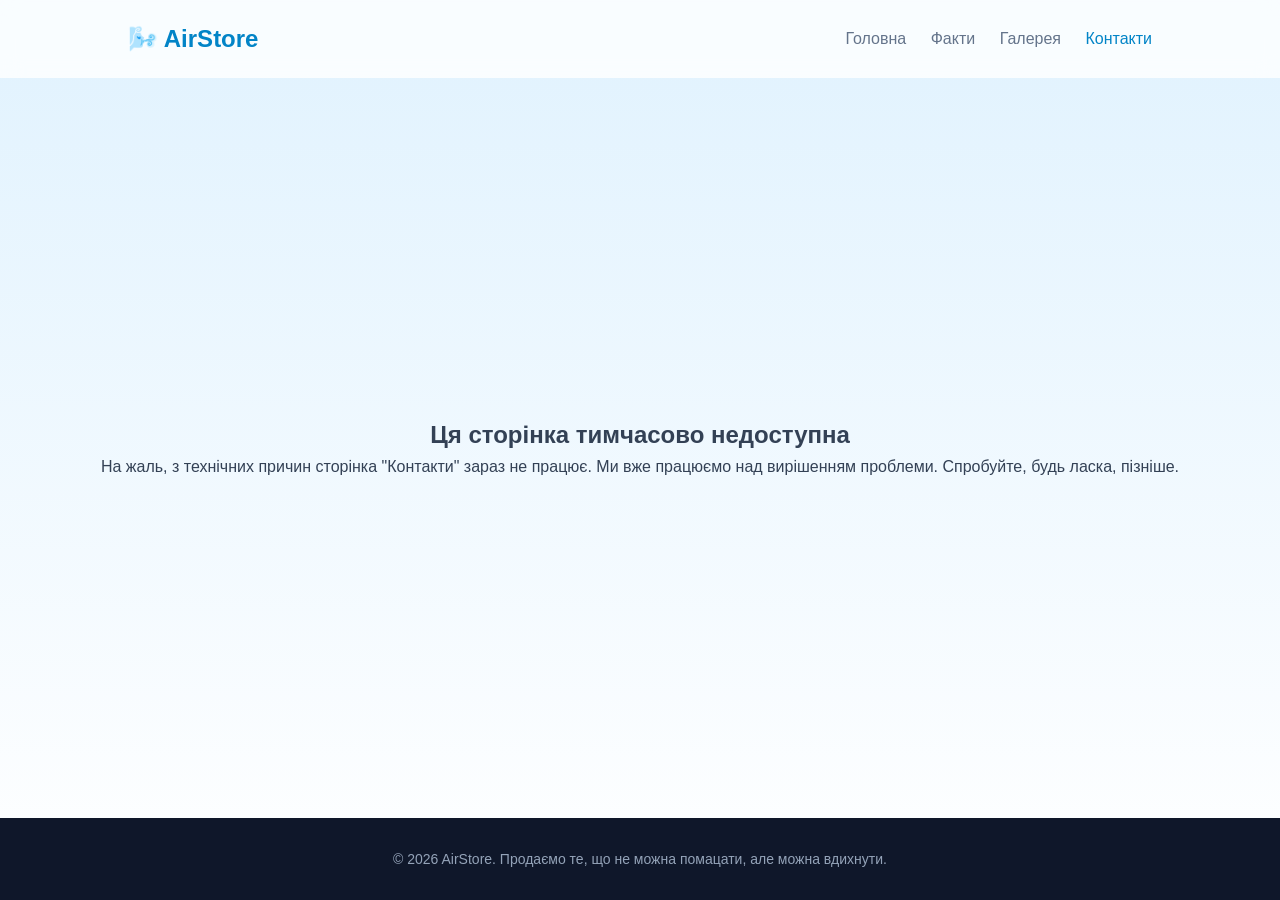
<file: contact.html>
<!DOCTYPE html>
<html lang="uk">
<head>
    <meta charset="UTF-8">
    <meta name="viewport" content="width=device-width, initial-scale=1.0">
    <title>AirStore — Галерея Чистоти</title>
    <link rel="stylesheet" href="./contact.css">
</head>
<body>
    <header class="header">
        <div class="logo">🌬️ AirStore</div>
        <nav class="nav">
            <a href="index.html">Головна</a>
            <a href="facts.html">Факти</a>
            <a href="gallery.html">Галерея</a>
            <a href="contact.html" class="active">Контакти</a>
        </nav>
    </header>
    <main>
        <section class="page-title">
        <h1>Ця сторінка тимчасово недоступна</h1>
        <p>На жаль, з технічних причин сторінка "Контакти" зараз не працює. Ми вже працюємо над вирішенням проблеми. Спробуйте, будь ласка, пізніше.</p>
    </section>
    </main>
    <footer class="footer">
        <p>© 2026 AirStore. Продаємо те, що не можна помацати, але можна вдихнути.</p>
    </footer>
</body>
</html>
</file>
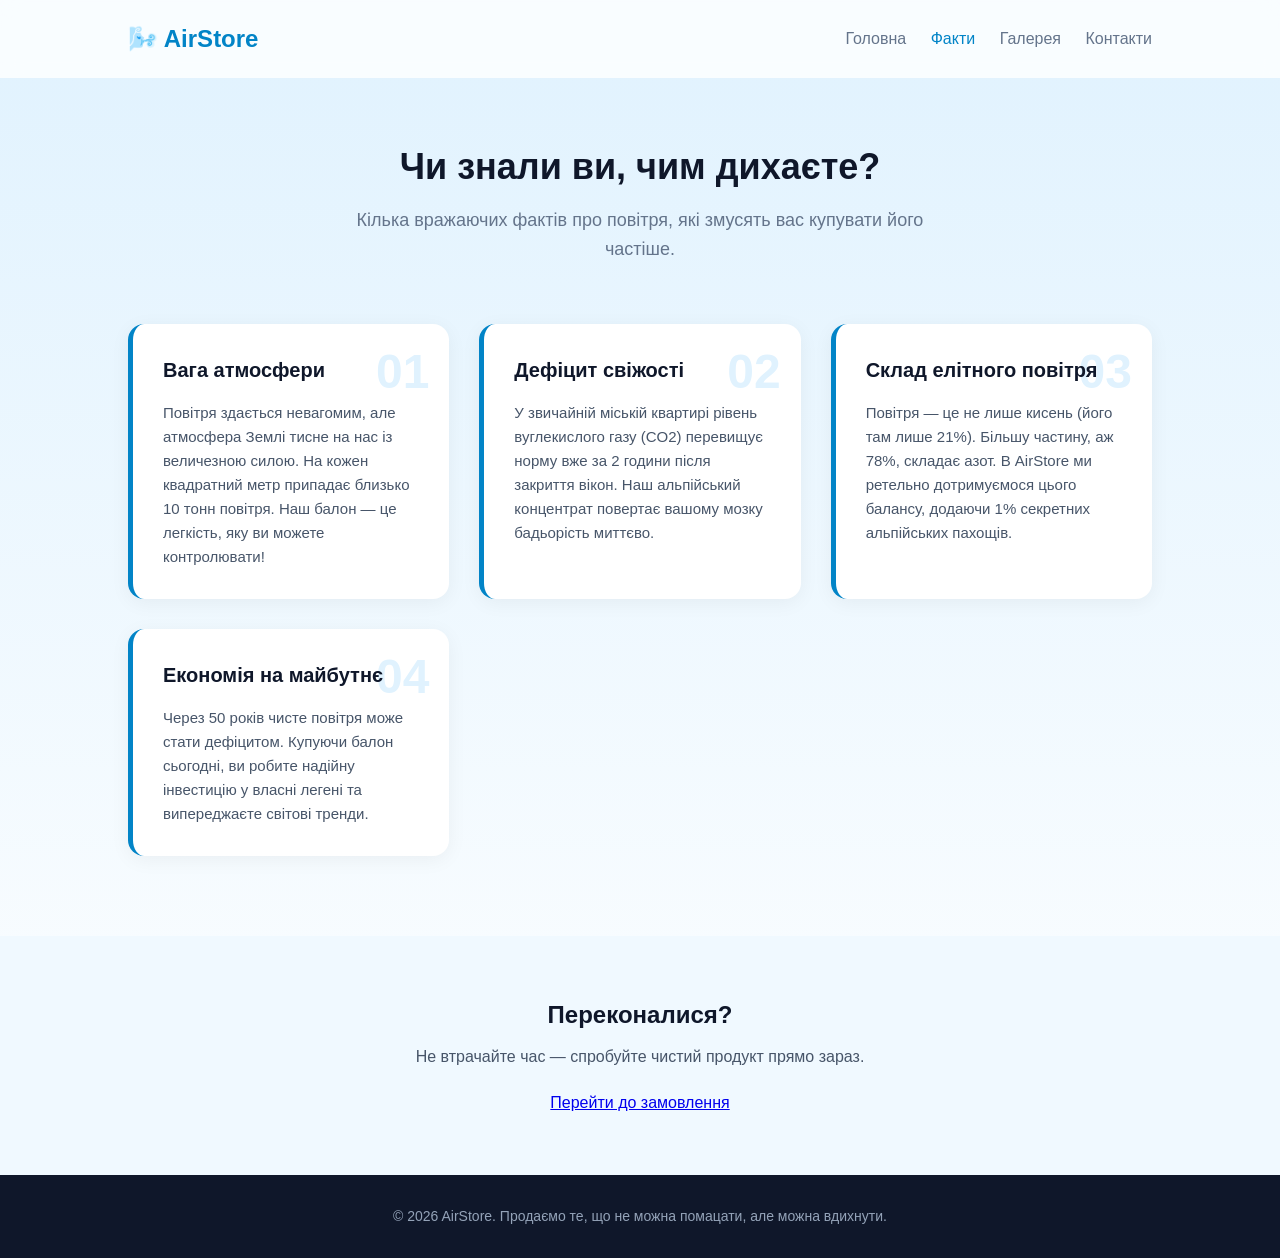
<file: facts.html>
<!DOCTYPE html>
<html lang="uk">
<head>
    <meta charset="UTF-8">
    <meta name="viewport" content="width=device-width, initial-scale=1.0">
    <title>AirStore — Дивовижні Факти про Повітря</title>
    <link rel="stylesheet" href="./facts.css">
</head>
<body>
    <header class="header">
        <div class="logo">🌬️ AirStore</div>
        <nav class="nav">
            <a href="index.html">Головна</a>
            <a href="facts.html" class="active">Факти</a>
            <a href="gallery.html">Галерея</a>
            <a href="contact.html">Контакти</a>
        </nav>
    </header>
    <section class="page-title">
        <h1>Чи знали ви, чим дихаєте?</h1>
        <p>Кілька вражаючих фактів про повітря, які змусять вас купувати його частіше.</p>
    </section>
    <section class="facts-container">
        <div class="fact-card">
            <div class="fact-number">01</div>
            <h3>Вага атмосфери</h3>
            <p>Повітря здається невагомим, але атмосфера Землі тисне на нас із величезною силою. На кожен квадратний метр припадає близько 10 тонн повітря. Наш балон — це легкість, яку ви можете контролювати!</p>
        </div>
        <div class="fact-card">
            <div class="fact-number">02</div>
            <h3>Дефіцит свіжості</h3>
            <p>У звичайній міській квартирі рівень вуглекислого газу (CO2) перевищує норму вже за 2 години після закриття вікон. Наш альпійський концентрат повертає вашому мозку бадьорість миттєво.</p>
        </div>
        <div class="fact-card">
            <div class="fact-number">03</div>
            <h3>Склад елітного повітря</h3>
            <p>Повітря — це не лише кисень (його там лише 21%). Більшу частину, аж 78%, складає азот. В AirStore ми ретельно дотримуємося цього балансу, додаючи 1% секретних альпійських пахощів.</p>
        </div>
        <div class="fact-card">
            <div class="fact-number">04</div>
            <h3>Економія на майбутнє</h3>
            <p>Через 50 років чисте повітря може стати дефіцитом. Купуючи балон сьогодні, ви робите надійну інвестицію у власні легені та випереджаєте світові тренди.</p>
        </div>
    </section>
    <section class="facts-cta">
        <h2>Переконалися?</h2>
        <p>Не втрачайте час — спробуйте чистий продукт прямо зараз.</p>
        <a href="index.html#order" class="btn">Перейти до замовлення</a>
    </section>
    <footer class="footer">
        <p>© 2026 AirStore. Продаємо те, що не можна помацати, але можна вдихнути.</p>
    </footer>
</body>
</html>
</file>
<file: contact.css>
html, body {
    min-height: 100vh;
    margin: 0;
}

* {
    margin: 0;
    padding: 0;
    box-sizing: border-box;
    font-family: 'Segoe UI', Tahoma, Geneva, Verdana, sans-serif;
}

body {
    margin: 0;
    height: 100%;
    display: flex;
    flex-direction: column;
    min-height: 100vh;
    background: linear-gradient(180deg, #e0f2fe 0%, #ffffff 100%);
    color: #334155;
    line-height: 1.6;
}

.header {
    display: flex;
    justify-content: space-between;
    align-items: center;
    padding: 20px 10%;
    background: rgba(255, 255, 255, 0.8);
    backdrop-filter: blur(10px);
    position: sticky;
    top: 0;
    z-index: 100;
}

main {
    flex: 1 0 auto;
    display: flex;
    flex-direction: column;
    justify-content: center;
    align-items: center;
    text-align: center;
    padding: 40px 20px;
}

.logo {
    font-size: 24px;
    font-weight: bold;
    color: #0284c7;
}

.nav a {
    text-decoration: none;
    color: #64748b;
    margin-left: 20px;
    font-weight: 500;
    transition: color 0.3s;
}

.nav a:hover, .nav a.active {
    color: #0284c7;
}



.footer {
    flex-shrink: 0;
    text-align: center;
    padding: 30px;
    background: #0f172a;
    color: #94a3b8;
    font-size: 14px;
}
</file>
<file: facts.css>
* {
    margin: 0;
    padding: 0;
    box-sizing: border-box;
    font-family: 'Segoe UI', Tahoma, Geneva, Verdana, sans-serif;
}

body {
    background: linear-gradient(180deg, #e0f2fe 0%, #ffffff 100%);
    color: #334155;
    line-height: 1.6;
}

.header {
    display: flex;
    justify-content: space-between;
    align-items: center;
    padding: 20px 10%;
    background: rgba(255, 255, 255, 0.8);
    backdrop-filter: blur(10px);
    position: sticky;
    top: 0;
    z-index: 100;
}

.logo {
    font-size: 24px;
    font-weight: bold;
    color: #0284c7;
}

.nav a {
    text-decoration: none;
    color: #64748b;
    margin-left: 20px;
    font-weight: 500;
    transition: color 0.3s;
}

.nav a:hover, .nav a.active {
    color: #0284c7;
}

.page-title {
    text-align: center;
    padding: 60px 20px 20px 20px;
}

.page-title h1 {
    font-size: 36px;
    color: #0f172a;
    margin-bottom: 10px;
}

.page-title p {
    font-size: 18px;
    color: #64748b;
    max-width: 600px;
    margin: 0 auto;
}

.facts-container {
    display: grid;
    grid-template-columns: repeat(auto-fit, minmax(280px, 1fr));
    gap: 30px;
    padding: 40px 10%;
}

.fact-card {
    background: #ffffff;
    padding: 30px;
    border-radius: 16px;
    box-shadow: 0 4px 20px rgba(0, 0, 0, 0.05);
    border-left: 5px solid #0284c7;
    position: relative;
    transition: transform 0.3s;
}

.fact-card:hover {
    transform: translateY(-5px);
}

.fact-number {
    font-size: 48px;
    font-weight: 800;
    color: #e0f2fe;
    position: absolute;
    top: 10px;
    right: 20px;
    user-select: none;
}

.fact-card h3 {
    font-size: 20px;
    color: #0f172a;
    margin-bottom: 15px;
    position: relative;
    z-index: 2;
}

.fact-card p {
    font-size: 15px;
    color: #475569;
    z-index: 2;
    position: relative;
}

.facts-cta {
    text-align: center;
    padding: 60px 20px;
    background: #f0f9ff;
    margin-top: 40px;
}

.facts-cta h2 {
    margin-bottom: 10px;
    color: #0f172a;
}

.facts-cta p {
    margin-bottom: 20px;
    color: #475569;
}

.footer {
    text-align: center;
    padding: 30px;
    background: #0f172a;
    color: #94a3b8;
    font-size: 14px;
}
</file>
